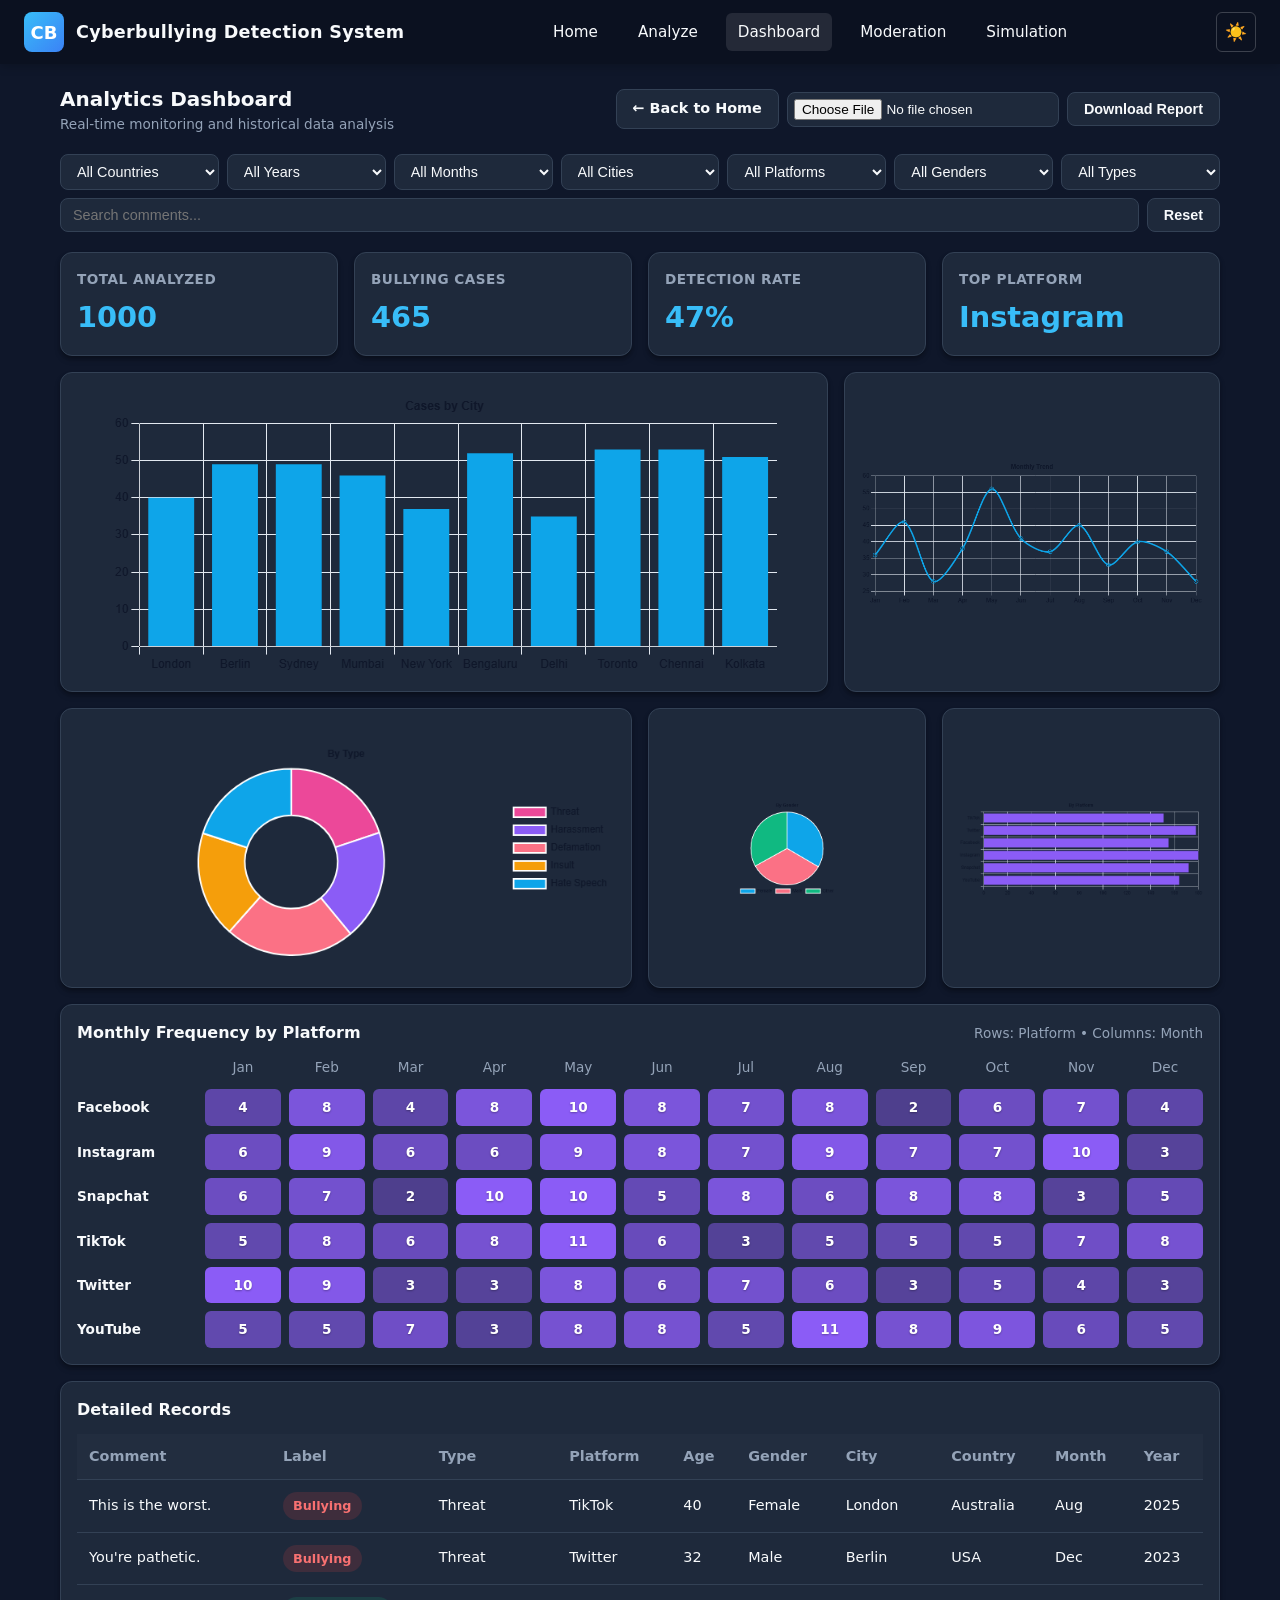
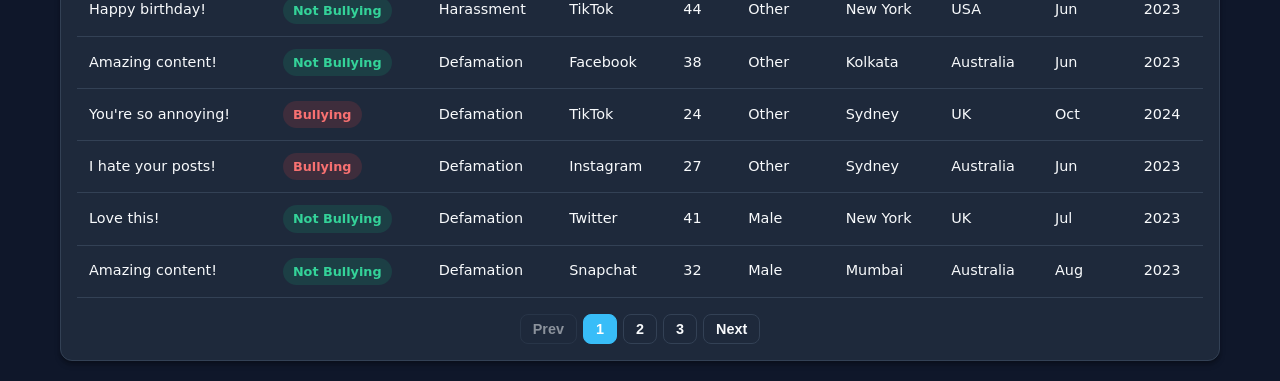
<file: dashboard_report.html>
<!DOCTYPE html>
<html><head>
  <meta charset="utf-8">
  <meta name="viewport" content="width=device-width,initial-scale=1">
  <title>Dashboard - Cyberbullying Detection System</title>
  
  <style>
    /* Global CSS Variables for Light/Dark mode */
    :root {
      --bg: #f8fafc;
      --card: #ffffff;
      --text: #0f172a;
      --muted: #64748b;
      --primary: #0ea5e9;
      --primary-hover: #0284c7;
      --accent-danger: #ef4444;
      --accent-success: #10b981;
      --nav-bg: #1e293b;
      --nav-text: #f8fafc;
      --nav-hover: rgba(255, 255, 255, 0.1);
      --border: #e2e8f0;
      --shadow: 0 4px 6px -1px rgba(0, 0, 0, 0.1), 0 2px 4px -1px rgba(0, 0, 0, 0.06);
    }

    body.dark {
      --bg: #0f172a;
      --card: #1e293b;
      --text: #f8fafc;
      --muted: #94a3b8;
      --primary: #38bdf8;
      --primary-hover: #0ea5e9;
      --accent-danger: #f87171;
      --accent-success: #34d399;
      --nav-bg: #0b1120;
      --nav-text: #f8fafc;
      --nav-hover: rgba(255, 255, 255, 0.1);
      --border: #334155;
      --shadow: 0 4px 6px -1px rgba(0, 0, 0, 0.3), 0 2px 4px -1px rgba(0, 0, 0, 0.2);
    }

    * { box-sizing: border-box; margin: 0; padding: 0; }
    
    body {
      font-family: system-ui, -apple-system, "Segoe UI", Roboto, "Helvetica Neue", Arial, sans-serif;
      background: var(--bg);
      color: var(--text);
      -webkit-font-smoothing: antialiased;
      line-height: 1.5;
      transition: background 0.3s, color 0.3s;
      min-height: 100vh;
      display: flex;
      flex-direction: column;
    }

    /* Global Navbar */
    .navbar {
      display: flex;
      align-items: center;
      justify-content: space-between;
      padding: 12px 24px;
      background: var(--nav-bg);
      color: var(--nav-text);
      position: sticky;
      top: 0;
      z-index: 100;
      box-shadow: 0 2px 10px rgba(0,0,0,0.2);
    }
    
    .navbar-brand {
      display: flex;
      align-items: center;
      gap: 12px;
      text-decoration: none;
      color: var(--nav-text);
    }
    
    .logo-icon {
      width: 40px;
      height: 40px;
      border-radius: 8px;
      background: linear-gradient(135deg, var(--primary), #3b82f6);
      display: flex;
      align-items: center;
      justify-content: center;
      font-weight: bold;
      font-size: 18px;
      color: white;
    }
    
    .sys-title {
      font-weight: 700;
      font-size: 1.1rem;
      letter-spacing: 0.3px;
    }
    
    .nav-links {
      display: flex;
      align-items: center;
      gap: 16px;
    }
    
    .nav-links a {
      color: var(--nav-text);
      text-decoration: none;
      padding: 8px 12px;
      border-radius: 6px;
      font-weight: 500;
      font-size: 0.95rem;
      transition: background 0.2s;
    }
    
    .nav-links a:hover, .nav-links a.active {
      background: var(--nav-hover);
    }
    
    .nav-actions {
      display: flex;
      align-items: center;
      gap: 12px;
    }
    
    .btn-toggle-theme {
      background: transparent;
      border: 1px solid rgba(255,255,255,0.2);
      color: var(--nav-text);
      padding: 8px;
      border-radius: 6px;
      cursor: pointer;
      font-size: 1.1rem;
      display: flex;
      align-items: center;
      justify-content: center;
      width: 40px;
      height: 40px;
      transition: 0.2s;
    }
    
    .btn-toggle-theme:hover {
      background: var(--nav-hover);
    }

    .btn-exit {
      background: rgba(239, 68, 68, 0.15);
      color: #fca5a5;
      border: 1px solid rgba(239, 68, 68, 0.3);
      padding: 8px 16px;
      border-radius: 6px;
      text-decoration: none;
      font-weight: 600;
      font-size: 0.9rem;
      transition: 0.2s;
    }
    .btn-exit:hover {
      background: rgba(239, 68, 68, 0.25);
      color: #fecaca;
    }
    
    /* Mobile nav toggle */
    .mobile-menu-btn {
      display: none;
      background: none;
      border: none;
      color: var(--nav-text);
      font-size: 1.5rem;
      cursor: pointer;
    }

    main {
      flex: 1;
      width: 100%;
    }
    
    @media (max-width: 850px) {
      .nav-links {
        display: none;
      }
      .mobile-menu-btn { display: block; }
      .nav-links.show {
        display: flex;
        flex-direction: column;
        position: absolute;
        top: 100%;
        left: 0;
        right: 0;
        background: var(--nav-bg);
        padding: 16px;
        box-shadow: 0 4px 6px rgba(0,0,0,0.1);
      }
      .nav-links.show a { width: 100%; text-align: center; }
    }
    
    
/* Dashboard Specific Variables */
:root {
  --dash-accent: #8b5cf6;
  --dash-accent-2: #ec4899;
  --dash-accent-3: #0ea5e9;
  --dash-success: #10b981;
  --dash-glass: rgba(15,23,42,0.04);
}
body.dark {
  --dash-accent: #a78bfa;
  --dash-accent-2: #f472b6;
  --dash-accent-3: #38bdf8;
  --dash-success: #34d399;
  --dash-glass: rgba(255,255,255,0.03);
}

.wrap {
  max-width: 1200px;
  margin: 20px auto;
  padding: 0 20px;
}

.dash-header {
  display: flex;
  align-items: center;
  justify-content: space-between;
  gap: 12px;
  flex-wrap: wrap;
  margin-bottom: 20px;
}

.dash-title h1 { margin: 0; font-size: 1.25rem; font-weight: 700; color: var(--text); }
.dash-title .sub { font-size: 0.85rem; color: var(--muted); }

.controls { display: flex; gap: 8px; align-items: center; flex-wrap: wrap; }
.btn-dash { background: var(--card); border: 1px solid var(--border); padding: 8px 16px; border-radius: 8px; cursor: pointer; color: var(--text); font-weight: 600; font-size: 0.9rem; transition: 0.2s; }
.btn-dash:hover { background: var(--border); }
input[type="file"].file-input { padding: 6px; border-radius: 8px; border: 1px solid var(--border); background: var(--card); color: var(--text); font-size: 0.85rem; }

.filters { display: flex; gap: 8px; flex-wrap: wrap; margin-bottom: 20px; }
.filters select, .filters input[type="search"] { padding: 8px 12px; border-radius: 8px; border: 1px solid var(--border); min-width: 140px; background: var(--card); color: var(--text); font-size: 0.9rem; flex: 1; }
.filters select:focus, .filters input[type="search"]:focus { outline: none; border-color: var(--primary); }

.grid { display: grid; grid-template-columns: repeat(12, 1fr); gap: 16px; align-items: start; }
.dash-card { background: var(--card); border-radius: 12px; padding: 16px; box-shadow: var(--shadow); border: 1px solid var(--border); }

/* metric cards */
.metrics { grid-column: 1 / -1; display: grid; grid-template-columns: repeat(auto-fit, minmax(220px, 1fr)); gap: 16px; }
.metric { display: flex; flex-direction: column; gap: 6px; }
.metric .label { font-size: 0.85rem; color: var(--muted); font-weight: 600; text-transform: uppercase; letter-spacing: 0.5px; }
.metric .value { font-size: 1.8rem; font-weight: 800; color: var(--primary); }

/* layout for charts */
.chart-lg { grid-column: 1 / span 8; height: 320px; }
.chart-md { grid-column: 9 / span 4; height: 320px; }
.chart-row { grid-column: 1 / -1; display: grid; grid-template-columns: repeat(12, 1fr); gap: 16px; }
.w-6 { grid-column: 1 / span 6; height: 280px; }
.w-3 { grid-column: 7 / span 3; height: 280px; }
.w-3b { grid-column: 10 / span 3; height: 280px; }

/* heatmap and table spans */
.heatmap-card { grid-column: 1 / -1; }
.table-card { grid-column: 1 / -1; }

/* table */
.table-wrapper { overflow-x: auto; margin-top: 12px; }
table { width: 100%; border-collapse: collapse; font-size: 0.9rem; }
th, td { padding: 12px; border-bottom: 1px solid var(--border); text-align: left; }
th { font-weight: 600; color: var(--muted); background: rgba(0,0,0,0.02); }
body.dark th { background: rgba(255,255,255,0.02); }
.tag { display: inline-block; padding: 4px 10px; border-radius: 99px; font-weight: 600; font-size: 0.8rem; }
.tag.bullying { background: rgba(239,68,68,0.15); color: var(--accent-danger); }
.tag.safe { background: rgba(16,185,129,0.15); color: var(--accent-success); }

/* heat cells */
.heat-grid { display: flex; flex-direction: column; gap: 8px; margin-top: 12px; }
.heat-row { display: flex; gap: 8px; align-items: center; }
.heat-label { width: 120px; font-size: 0.85rem; font-weight: 600; color: var(--text); }
.heat-cell { flex: 1; padding: 8px; border-radius: 6px; text-align: center; color: white; font-weight: 700; font-size: 0.85rem; text-shadow: 0 1px 2px rgba(0,0,0,0.3); }

/* pagination */
.pagination { display: flex; gap: 6px; align-items: center; justify-content: center; padding: 16px 0 0 0; }
.pagination .btn-dash { padding: 6px 12px; }
.pagination .btn-dash.active { background: var(--primary); color: white; border-color: var(--primary); }

@media (max-width: 1000px) {
  .chart-lg, .chart-md { grid-column: 1 / -1; }
  .chart-row { display: flex; flex-direction: column; }
  .w-6, .w-3, .w-3b { height: 300px; }
  .heat-label { width: 90px; }
}

  </style>
</head><body class="dark">

  <header class="navbar">
    <a href="/" class="navbar-brand">
      <div class="logo-icon">CB</div>
      <div class="sys-title">Cyberbullying Detection System</div>
    </a>
    
    <button class="mobile-menu-btn" id="mobileMenuBtn" aria-label="Toggle menu">☰</button>

    <nav class="nav-links" id="navLinks">
      <a href="/" class="">Home</a>
      <a href="/manual" class="">Analyze</a>
      <a href="/dashboard" class="active">Dashboard</a>
      <a href="/moderation" class="">Moderation</a>
      <a href="/simulation" class="">Simulation</a>
    </nav>
    
    <div class="nav-actions">
      <button class="btn-toggle-theme" id="themeToggle" aria-label="Switch to light mode">☀️</button>
    </div>
  </header>

  <main>
    
<div class="wrap" id="app">
  <div class="dash-header">
    <div class="dash-title">
      <h1>Analytics Dashboard</h1>
      <div class="sub">Real-time monitoring and historical data analysis</div>
    </div>
    
    <div class="controls">
      <a href="/" class="btn-dash" style="text-decoration:none; display:inline-flex; align-items:center; gap:6px;">← Back to Home</a>
      <input type="file" id="csvFileInput" class="file-input" accept=".csv" title="Upload CSV Data">
      <button id="downloadBtn" class="btn-dash">Download Report</button>
    </div>
  </div>

  <div class="filters">
    <select id="fCountry" aria-label="Filter by Country"><option value="all" selected="selected">All Countries</option><option value="Australia">Australia</option><option value="Canada">Canada</option><option value="India">India</option><option value="UK">UK</option><option value="USA">USA</option></select>
    <select id="fYear" aria-label="Filter by Year"><option value="all" selected="selected">All Years</option><option value="2023">2023</option><option value="2024">2024</option><option value="2025">2025</option></select>
    <select id="fMonth" aria-label="Filter by Month"><option value="all" selected="selected">All Months</option><option value="Jan">Jan</option><option value="Feb">Feb</option><option value="Mar">Mar</option><option value="Apr">Apr</option><option value="May">May</option><option value="Jun">Jun</option><option value="Jul">Jul</option><option value="Aug">Aug</option><option value="Sep">Sep</option><option value="Oct">Oct</option><option value="Nov">Nov</option><option value="Dec">Dec</option></select>
    <select id="fCity" aria-label="Filter by City"><option value="all" selected="selected">All Cities</option><option value="Bengaluru">Bengaluru</option><option value="Berlin">Berlin</option><option value="Chennai">Chennai</option><option value="Delhi">Delhi</option><option value="Kolkata">Kolkata</option><option value="London">London</option><option value="Mumbai">Mumbai</option><option value="New York">New York</option><option value="Sydney">Sydney</option><option value="Toronto">Toronto</option></select>
    <select id="fPlatform" aria-label="Filter by Platform"><option value="all" selected="selected">All Platforms</option><option value="Facebook">Facebook</option><option value="Instagram">Instagram</option><option value="Snapchat">Snapchat</option><option value="TikTok">TikTok</option><option value="Twitter">Twitter</option><option value="YouTube">YouTube</option></select>
    <select id="fGender" aria-label="Filter by Gender"><option value="all" selected="selected">All Genders</option><option value="Female">Female</option><option value="Male">Male</option><option value="Other">Other</option></select>
    <select id="fType" aria-label="Filter by Type"><option value="all" selected="selected">All Types</option><option value="Defamation">Defamation</option><option value="Harassment">Harassment</option><option value="Hate Speech">Hate Speech</option><option value="Insult">Insult</option><option value="Threat">Threat</option></select>
    <input id="search" type="search" placeholder="Search comments..." aria-label="Search comments" value="">
    <button id="reset" class="btn-dash">Reset</button>
  </div>

  <div class="grid">
    <!-- Metrics -->
    <div class="metrics">
      <div class="metric dash-card">
        <div class="label">Total Analyzed</div>
        <div class="value" id="metricTotal">1000</div>
      </div>
      <div class="metric dash-card">
        <div class="label">Bullying Cases</div>
        <div class="value" id="metricBullying">465</div>
      </div>
      <div class="metric dash-card">
        <div class="label">Detection Rate</div>
        <div class="value" id="metricRate">47%</div>
      </div>
      <div class="metric dash-card">
        <div class="label">Top Platform</div>
        <div class="value" id="metricTop">Instagram</div>
      </div>
    </div>

    <!-- Charts -->
    <div class="dash-card chart-lg"><img id="chartCity" src="[data-uri]" alt="chartCity" style="width: 100%; height: 100%; object-fit: contain; display: block;"></div>
    <div class="dash-card chart-md"><img id="chartTrend" src="[data-uri]" alt="chartTrend" style="width: 100%; height: 100%; object-fit: contain; display: block;"></div>
    <div class="chart-row">
      <div class="dash-card w-6"><img id="chartType" src="[data-uri]" alt="chartType" style="width: 100%; height: 100%; object-fit: contain; display: block;"></div>
      <div class="dash-card w-3"><img id="chartGender" src="[data-uri]" alt="chartGender" style="width: 100%; height: 100%; object-fit: contain; display: block;"></div>
      <div class="dash-card w-3b"><img id="chartPlatform" src="[data-uri]" alt="chartPlatform" style="width: 100%; height: 100%; object-fit: contain; display: block;"></div>
    </div>

    <!-- Heatmap -->
    <div class="dash-card heatmap-card">
      <div style="display:flex;justify-content:space-between;align-items:center;">
        <strong style="color:var(--text)">Monthly Frequency by Platform</strong>
        <div style="font-size:0.85rem;color:var(--muted)">Rows: Platform • Columns: Month</div>
      </div>
      <div id="heat" class="heat-grid"><div style="display: flex; gap: 8px; margin-bottom: 4px;"><div style="width: 120px;"></div><div style="flex: 1 1 0%; text-align: center; font-size: 0.85rem; color: var(--muted);">Jan</div><div style="flex: 1 1 0%; text-align: center; font-size: 0.85rem; color: var(--muted);">Feb</div><div style="flex: 1 1 0%; text-align: center; font-size: 0.85rem; color: var(--muted);">Mar</div><div style="flex: 1 1 0%; text-align: center; font-size: 0.85rem; color: var(--muted);">Apr</div><div style="flex: 1 1 0%; text-align: center; font-size: 0.85rem; color: var(--muted);">May</div><div style="flex: 1 1 0%; text-align: center; font-size: 0.85rem; color: var(--muted);">Jun</div><div style="flex: 1 1 0%; text-align: center; font-size: 0.85rem; color: var(--muted);">Jul</div><div style="flex: 1 1 0%; text-align: center; font-size: 0.85rem; color: var(--muted);">Aug</div><div style="flex: 1 1 0%; text-align: center; font-size: 0.85rem; color: var(--muted);">Sep</div><div style="flex: 1 1 0%; text-align: center; font-size: 0.85rem; color: var(--muted);">Oct</div><div style="flex: 1 1 0%; text-align: center; font-size: 0.85rem; color: var(--muted);">Nov</div><div style="flex: 1 1 0%; text-align: center; font-size: 0.85rem; color: var(--muted);">Dec</div></div><div class="heat-row"><div class="heat-label">Facebook</div><div class="heat-cell" style="background: rgba(139, 92, 246, 0.58);">4</div><div class="heat-cell" style="background: rgba(139, 92, 246, 0.86);">8</div><div class="heat-cell" style="background: rgba(139, 92, 246, 0.58);">4</div><div class="heat-cell" style="background: rgba(139, 92, 246, 0.86);">8</div><div class="heat-cell" style="background: rgb(139, 92, 246);">10</div><div class="heat-cell" style="background: rgba(139, 92, 246, 0.86);">8</div><div class="heat-cell" style="background: rgba(139, 92, 246, 0.79);">7</div><div class="heat-cell" style="background: rgba(139, 92, 246, 0.86);">8</div><div class="heat-cell" style="background: rgba(139, 92, 246, 0.44);">2</div><div class="heat-cell" style="background: rgba(139, 92, 246, 0.72);">6</div><div class="heat-cell" style="background: rgba(139, 92, 246, 0.79);">7</div><div class="heat-cell" style="background: rgba(139, 92, 246, 0.58);">4</div></div><div class="heat-row"><div class="heat-label">Instagram</div><div class="heat-cell" style="background: rgba(139, 92, 246, 0.72);">6</div><div class="heat-cell" style="background: rgba(139, 92, 246, 0.93);">9</div><div class="heat-cell" style="background: rgba(139, 92, 246, 0.72);">6</div><div class="heat-cell" style="background: rgba(139, 92, 246, 0.72);">6</div><div class="heat-cell" style="background: rgba(139, 92, 246, 0.93);">9</div><div class="heat-cell" style="background: rgba(139, 92, 246, 0.86);">8</div><div class="heat-cell" style="background: rgba(139, 92, 246, 0.79);">7</div><div class="heat-cell" style="background: rgba(139, 92, 246, 0.93);">9</div><div class="heat-cell" style="background: rgba(139, 92, 246, 0.79);">7</div><div class="heat-cell" style="background: rgba(139, 92, 246, 0.79);">7</div><div class="heat-cell" style="background: rgb(139, 92, 246);">10</div><div class="heat-cell" style="background: rgba(139, 92, 246, 0.51);">3</div></div><div class="heat-row"><div class="heat-label">Snapchat</div><div class="heat-cell" style="background: rgba(139, 92, 246, 0.72);">6</div><div class="heat-cell" style="background: rgba(139, 92, 246, 0.79);">7</div><div class="heat-cell" style="background: rgba(139, 92, 246, 0.44);">2</div><div class="heat-cell" style="background: rgb(139, 92, 246);">10</div><div class="heat-cell" style="background: rgb(139, 92, 246);">10</div><div class="heat-cell" style="background: rgba(139, 92, 246, 0.65);">5</div><div class="heat-cell" style="background: rgba(139, 92, 246, 0.86);">8</div><div class="heat-cell" style="background: rgba(139, 92, 246, 0.72);">6</div><div class="heat-cell" style="background: rgba(139, 92, 246, 0.86);">8</div><div class="heat-cell" style="background: rgba(139, 92, 246, 0.86);">8</div><div class="heat-cell" style="background: rgba(139, 92, 246, 0.51);">3</div><div class="heat-cell" style="background: rgba(139, 92, 246, 0.65);">5</div></div><div class="heat-row"><div class="heat-label">TikTok</div><div class="heat-cell" style="background: rgba(139, 92, 246, 0.62);">5</div><div class="heat-cell" style="background: rgba(139, 92, 246, 0.808);">8</div><div class="heat-cell" style="background: rgba(139, 92, 246, 0.682);">6</div><div class="heat-cell" style="background: rgba(139, 92, 246, 0.808);">8</div><div class="heat-cell" style="background: rgb(139, 92, 246);">11</div><div class="heat-cell" style="background: rgba(139, 92, 246, 0.682);">6</div><div class="heat-cell" style="background: rgba(139, 92, 246, 0.49);">3</div><div class="heat-cell" style="background: rgba(139, 92, 246, 0.62);">5</div><div class="heat-cell" style="background: rgba(139, 92, 246, 0.62);">5</div><div class="heat-cell" style="background: rgba(139, 92, 246, 0.62);">5</div><div class="heat-cell" style="background: rgba(139, 92, 246, 0.745);">7</div><div class="heat-cell" style="background: rgba(139, 92, 246, 0.808);">8</div></div><div class="heat-row"><div class="heat-label">Twitter</div><div class="heat-cell" style="background: rgb(139, 92, 246);">10</div><div class="heat-cell" style="background: rgba(139, 92, 246, 0.93);">9</div><div class="heat-cell" style="background: rgba(139, 92, 246, 0.51);">3</div><div class="heat-cell" style="background: rgba(139, 92, 246, 0.51);">3</div><div class="heat-cell" style="background: rgba(139, 92, 246, 0.86);">8</div><div class="heat-cell" style="background: rgba(139, 92, 246, 0.72);">6</div><div class="heat-cell" style="background: rgba(139, 92, 246, 0.79);">7</div><div class="heat-cell" style="background: rgba(139, 92, 246, 0.72);">6</div><div class="heat-cell" style="background: rgba(139, 92, 246, 0.51);">3</div><div class="heat-cell" style="background: rgba(139, 92, 246, 0.65);">5</div><div class="heat-cell" style="background: rgba(139, 92, 246, 0.58);">4</div><div class="heat-cell" style="background: rgba(139, 92, 246, 0.51);">3</div></div><div class="heat-row"><div class="heat-label">YouTube</div><div class="heat-cell" style="background: rgba(139, 92, 246, 0.62);">5</div><div class="heat-cell" style="background: rgba(139, 92, 246, 0.62);">5</div><div class="heat-cell" style="background: rgba(139, 92, 246, 0.745);">7</div><div class="heat-cell" style="background: rgba(139, 92, 246, 0.49);">3</div><div class="heat-cell" style="background: rgba(139, 92, 246, 0.808);">8</div><div class="heat-cell" style="background: rgba(139, 92, 246, 0.808);">8</div><div class="heat-cell" style="background: rgba(139, 92, 246, 0.62);">5</div><div class="heat-cell" style="background: rgb(139, 92, 246);">11</div><div class="heat-cell" style="background: rgba(139, 92, 246, 0.808);">8</div><div class="heat-cell" style="background: rgba(139, 92, 246, 0.875);">9</div><div class="heat-cell" style="background: rgba(139, 92, 246, 0.682);">6</div><div class="heat-cell" style="background: rgba(139, 92, 246, 0.62);">5</div></div></div>
    </div>

    <!-- Data table -->
    <div class="dash-card table-card">
      <div style="display:flex;justify-content:space-between;align-items:center;">
        <strong style="color:var(--text)">Detailed Records</strong>
      </div>
      <div class="table-wrapper">
        <table id="table">
          <thead>
            <tr>
              <th>Comment</th><th>Label</th><th>Type</th><th>Platform</th><th>Age</th><th>Gender</th><th>City</th><th>Country</th><th>Month</th><th>Year</th>
            </tr>
          </thead>
          <tbody><tr>
      <td>This is the worst.</td>
      <td><span class="tag bullying">Bullying</span></td>
      <td>Threat</td><td>TikTok</td><td>40</td><td>Female</td><td>London</td><td>Australia</td><td>Aug</td><td>2025</td>
    </tr><tr>
      <td>You're pathetic.</td>
      <td><span class="tag bullying">Bullying</span></td>
      <td>Threat</td><td>Twitter</td><td>32</td><td>Male</td><td>Berlin</td><td>USA</td><td>Dec</td><td>2023</td>
    </tr><tr>
      <td>Happy birthday!</td>
      <td><span class="tag safe">Not Bullying</span></td>
      <td>Harassment</td><td>TikTok</td><td>44</td><td>Other</td><td>New York</td><td>USA</td><td>Jun</td><td>2023</td>
    </tr><tr>
      <td>Amazing content!</td>
      <td><span class="tag safe">Not Bullying</span></td>
      <td>Defamation</td><td>Facebook</td><td>38</td><td>Other</td><td>Kolkata</td><td>Australia</td><td>Jun</td><td>2023</td>
    </tr><tr>
      <td>You're so annoying!</td>
      <td><span class="tag bullying">Bullying</span></td>
      <td>Defamation</td><td>TikTok</td><td>24</td><td>Other</td><td>Sydney</td><td>UK</td><td>Oct</td><td>2024</td>
    </tr><tr>
      <td>I hate your posts!</td>
      <td><span class="tag bullying">Bullying</span></td>
      <td>Defamation</td><td>Instagram</td><td>27</td><td>Other</td><td>Sydney</td><td>Australia</td><td>Jun</td><td>2023</td>
    </tr><tr>
      <td>Love this!</td>
      <td><span class="tag safe">Not Bullying</span></td>
      <td>Defamation</td><td>Twitter</td><td>41</td><td>Male</td><td>New York</td><td>UK</td><td>Jul</td><td>2023</td>
    </tr><tr>
      <td>Amazing content!</td>
      <td><span class="tag safe">Not Bullying</span></td>
      <td>Defamation</td><td>Snapchat</td><td>32</td><td>Male</td><td>Mumbai</td><td>Australia</td><td>Aug</td><td>2023</td>
    </tr></tbody>
        </table>
      </div>
      <div class="pagination" id="pager"><button class="btn-dash" disabled="" style="opacity: 0.5; cursor: not-allowed;">Prev</button><button class="btn-dash active">1</button><button class="btn-dash">2</button><button class="btn-dash">3</button><button class="btn-dash">Next</button></div>
    </div>
  </div>
</div>

  </main>

  
  
  
<!-- Chart.js -->

<!-- PapaParse for CSV parsing -->





</body></html>
</file>
